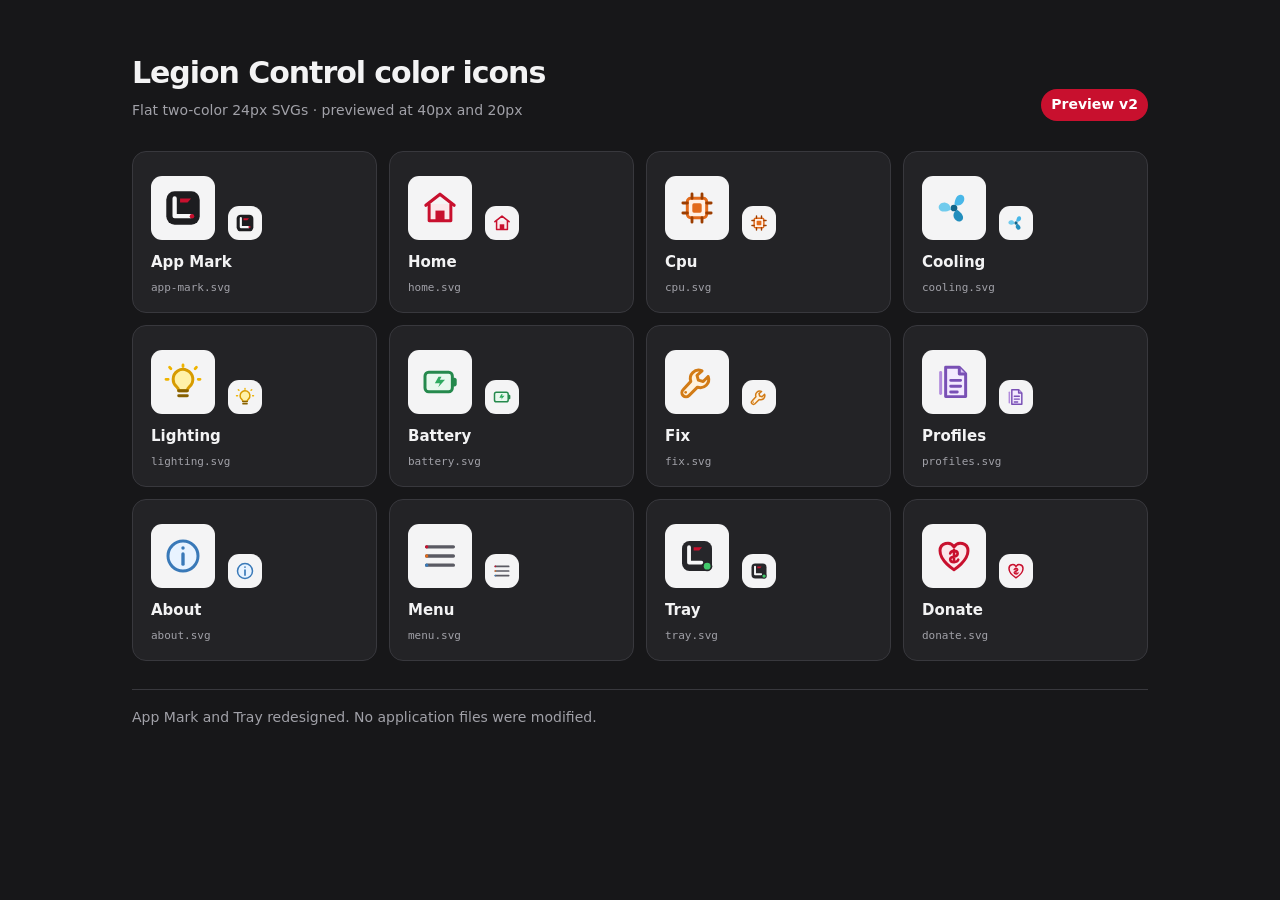
<file: icon-preview/index.html>
<!doctype html><html lang="en"><head><meta charset="utf-8"><meta name="viewport" content="width=device-width,initial-scale=1"><title>Legion Control — Color SVG Icons</title><style>
:root{--bg:#171719;--panel:#232326;--line:#38383d;--ink:#f3f3f4;--muted:#a1a1a8;--accent:#c8102e}*{box-sizing:border-box}body{margin:0;background:var(--bg);color:var(--ink);font:14px/1.4 system-ui,sans-serif}main{max-width:1080px;margin:auto;padding:52px 32px 72px}header{display:flex;justify-content:space-between;align-items:end;gap:24px;margin-bottom:30px}h1{font-size:30px;letter-spacing:-.035em;margin:0 0 7px}p{margin:0;color:var(--muted)}.badge{color:#fff;background:var(--accent);border-radius:999px;padding:6px 10px;font-weight:650;white-space:nowrap}.grid{display:grid;grid-template-columns:repeat(auto-fit,minmax(210px,1fr));gap:12px}.icon-card{background:var(--panel);border:1px solid var(--line);border-radius:14px;padding:18px;display:grid;gap:8px}.sizes{display:flex;align-items:end;gap:13px;height:70px;margin-bottom:4px}.sizes span{display:grid;place-items:center;background:#f4f4f5;border-radius:11px}.large{width:64px;height:64px}.small{width:34px;height:34px}.large img{width:40px;height:40px}.small img{width:20px;height:20px}strong{font-size:15px}code{font:11px ui-monospace,monospace;color:var(--muted)}footer{border-top:1px solid var(--line);margin-top:28px;padding-top:18px;color:var(--muted)}</style></head><body><main><header><div><h1>Legion Control color icons</h1><p>Flat two-color 24px SVGs · previewed at 40px and 20px</p></div><span class="badge">Preview v2</span></header><section class="grid"><article class="icon-card"><div class="sizes"><span class="large"><img src="app-mark.svg" alt=""></span><span class="small"><img src="app-mark.svg" alt=""></span></div><strong>App Mark</strong><code>app-mark.svg</code></article>
<article class="icon-card"><div class="sizes"><span class="large"><img src="home.svg" alt=""></span><span class="small"><img src="home.svg" alt=""></span></div><strong>Home</strong><code>home.svg</code></article>
<article class="icon-card"><div class="sizes"><span class="large"><img src="cpu.svg" alt=""></span><span class="small"><img src="cpu.svg" alt=""></span></div><strong>Cpu</strong><code>cpu.svg</code></article>
<article class="icon-card"><div class="sizes"><span class="large"><img src="cooling.svg" alt=""></span><span class="small"><img src="cooling.svg" alt=""></span></div><strong>Cooling</strong><code>cooling.svg</code></article>
<article class="icon-card"><div class="sizes"><span class="large"><img src="lighting.svg" alt=""></span><span class="small"><img src="lighting.svg" alt=""></span></div><strong>Lighting</strong><code>lighting.svg</code></article>
<article class="icon-card"><div class="sizes"><span class="large"><img src="battery.svg" alt=""></span><span class="small"><img src="battery.svg" alt=""></span></div><strong>Battery</strong><code>battery.svg</code></article>
<article class="icon-card"><div class="sizes"><span class="large"><img src="fix.svg" alt=""></span><span class="small"><img src="fix.svg" alt=""></span></div><strong>Fix</strong><code>fix.svg</code></article>
<article class="icon-card"><div class="sizes"><span class="large"><img src="profiles.svg" alt=""></span><span class="small"><img src="profiles.svg" alt=""></span></div><strong>Profiles</strong><code>profiles.svg</code></article>
<article class="icon-card"><div class="sizes"><span class="large"><img src="about.svg" alt=""></span><span class="small"><img src="about.svg" alt=""></span></div><strong>About</strong><code>about.svg</code></article>
<article class="icon-card"><div class="sizes"><span class="large"><img src="menu.svg" alt=""></span><span class="small"><img src="menu.svg" alt=""></span></div><strong>Menu</strong><code>menu.svg</code></article>
<article class="icon-card"><div class="sizes"><span class="large"><img src="tray.svg" alt=""></span><span class="small"><img src="tray.svg" alt=""></span></div><strong>Tray</strong><code>tray.svg</code></article>
<article class="icon-card"><div class="sizes"><span class="large"><img src="donate.svg" alt=""></span><span class="small"><img src="donate.svg" alt=""></span></div><strong>Donate</strong><code>donate.svg</code></article></section><footer>App Mark and Tray redesigned. No application files were modified.</footer></main></body></html>
</file>
